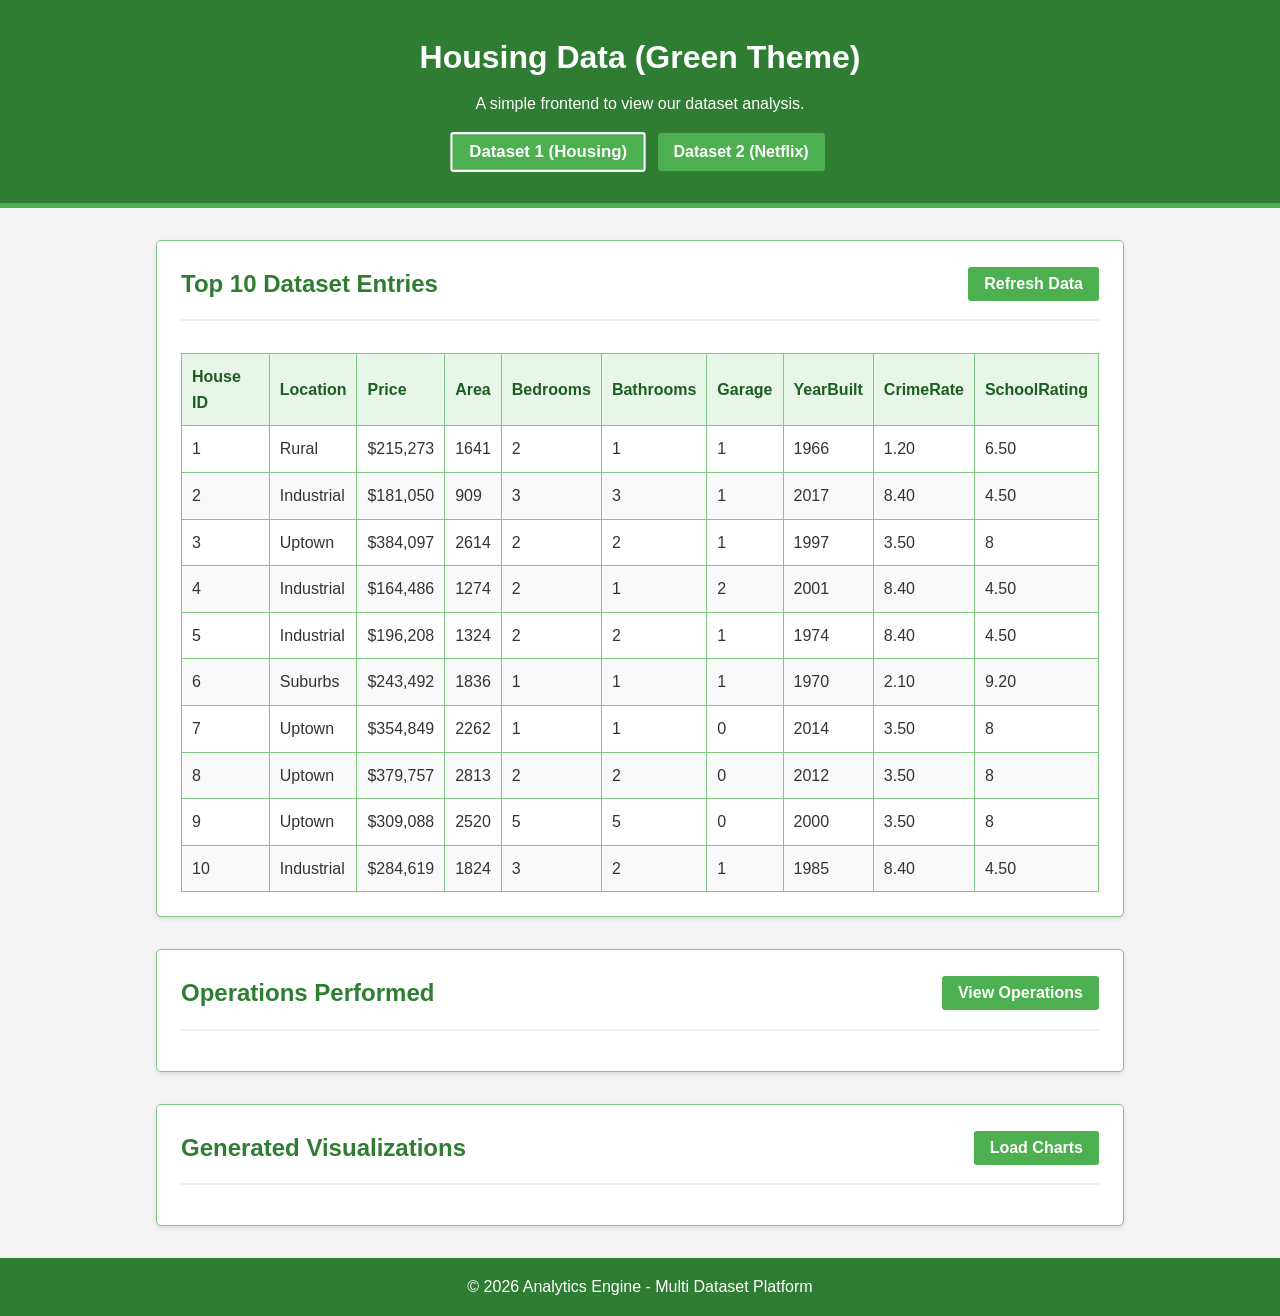
<file: week 3-4/frontend_website/index.html>
<!DOCTYPE html>
<html lang="en">
<head>
    <meta charset="UTF-8">
    <meta name="viewport" content="width=device-width, initial-scale=1.0">
    <title>Data Analytics Dashboard</title>
    <link rel="stylesheet" href="style.css">
</head>
<body>
    <header class="header">
        <h1 id="main-title">Data Analytics Dashboard</h1>
        <p>A simple frontend to view our dataset analysis.</p>
        <div class="dataset-selector">
            <button id="ds1-btn" class="btn active-ds">Dataset 1 (Housing)</button>
            <button id="ds2-btn" class="btn">Dataset 2 (Netflix)</button>
        </div>
    </header>

    <main class="container">
        <!-- Top 10 Entries -->
        <section class="section" id="dataset-section">
            <div class="section-header">
                <h2>Top 10 Dataset Entries</h2>
                <button id="refresh-data-btn" class="btn">Refresh Data</button>
            </div>
            <div class="table-container">
                <table id="data-table">
                    <thead id="table-head">
                        <!-- Headers populated by script.js dynamically -->
                    </thead>
                    <tbody id="table-body">
                        <!-- Data populated by script.js -->
                    </tbody>
                </table>
            </div>
        </section>

        <!-- Operations Performed -->
        <section class="section" id="operations-section">
            <div class="section-header">
                <h2>Operations Performed</h2>
                <button id="view-ops-btn" class="btn">View Operations</button>
            </div>
            <div id="operations-list" class="hidden">
                <ul id="ops-ul">
                    <!-- Operations populated by script.js -->
                </ul>
            </div>
        </section>

        <!-- Visualizations -->
        <section class="section" id="visualizations-section">
            <div class="section-header">
                <h2>Generated Visualizations</h2>
                <button id="view-charts-btn" class="btn">Load Charts</button>
            </div>
            
            <div id="charts-grid" class="hidden charts-grid">
                <div class="chart-card">
                    <h3 id="chart1-title">Chart 1</h3>
                    <img id="chart1-img" src="" alt="Chart 1">
                </div>
                <div class="chart-card">
                    <h3 id="chart2-title">Chart 2</h3>
                    <img id="chart2-img" src="" alt="Chart 2">
                </div>
                <div class="chart-card">
                    <h3 id="chart3-title">Chart 3</h3>
                    <img id="chart3-img" src="" alt="Chart 3">
                </div>
                <div class="chart-card">
                    <h3 id="chart4-title">Chart 4</h3>
                    <img id="chart4-img" src="" alt="Chart 4">
                </div>
            </div>
        </section>
    </main>

    <footer class="footer">
        <p>&copy; 2026 Analytics Engine - Multi Dataset Platform</p>
    </footer>

    <!-- Load the data generated by the python backend -->
    <script src="data.js"></script>
    <!-- Load the interactive logic -->
    <script src="script.js"></script>
</body>
</html>
</file>
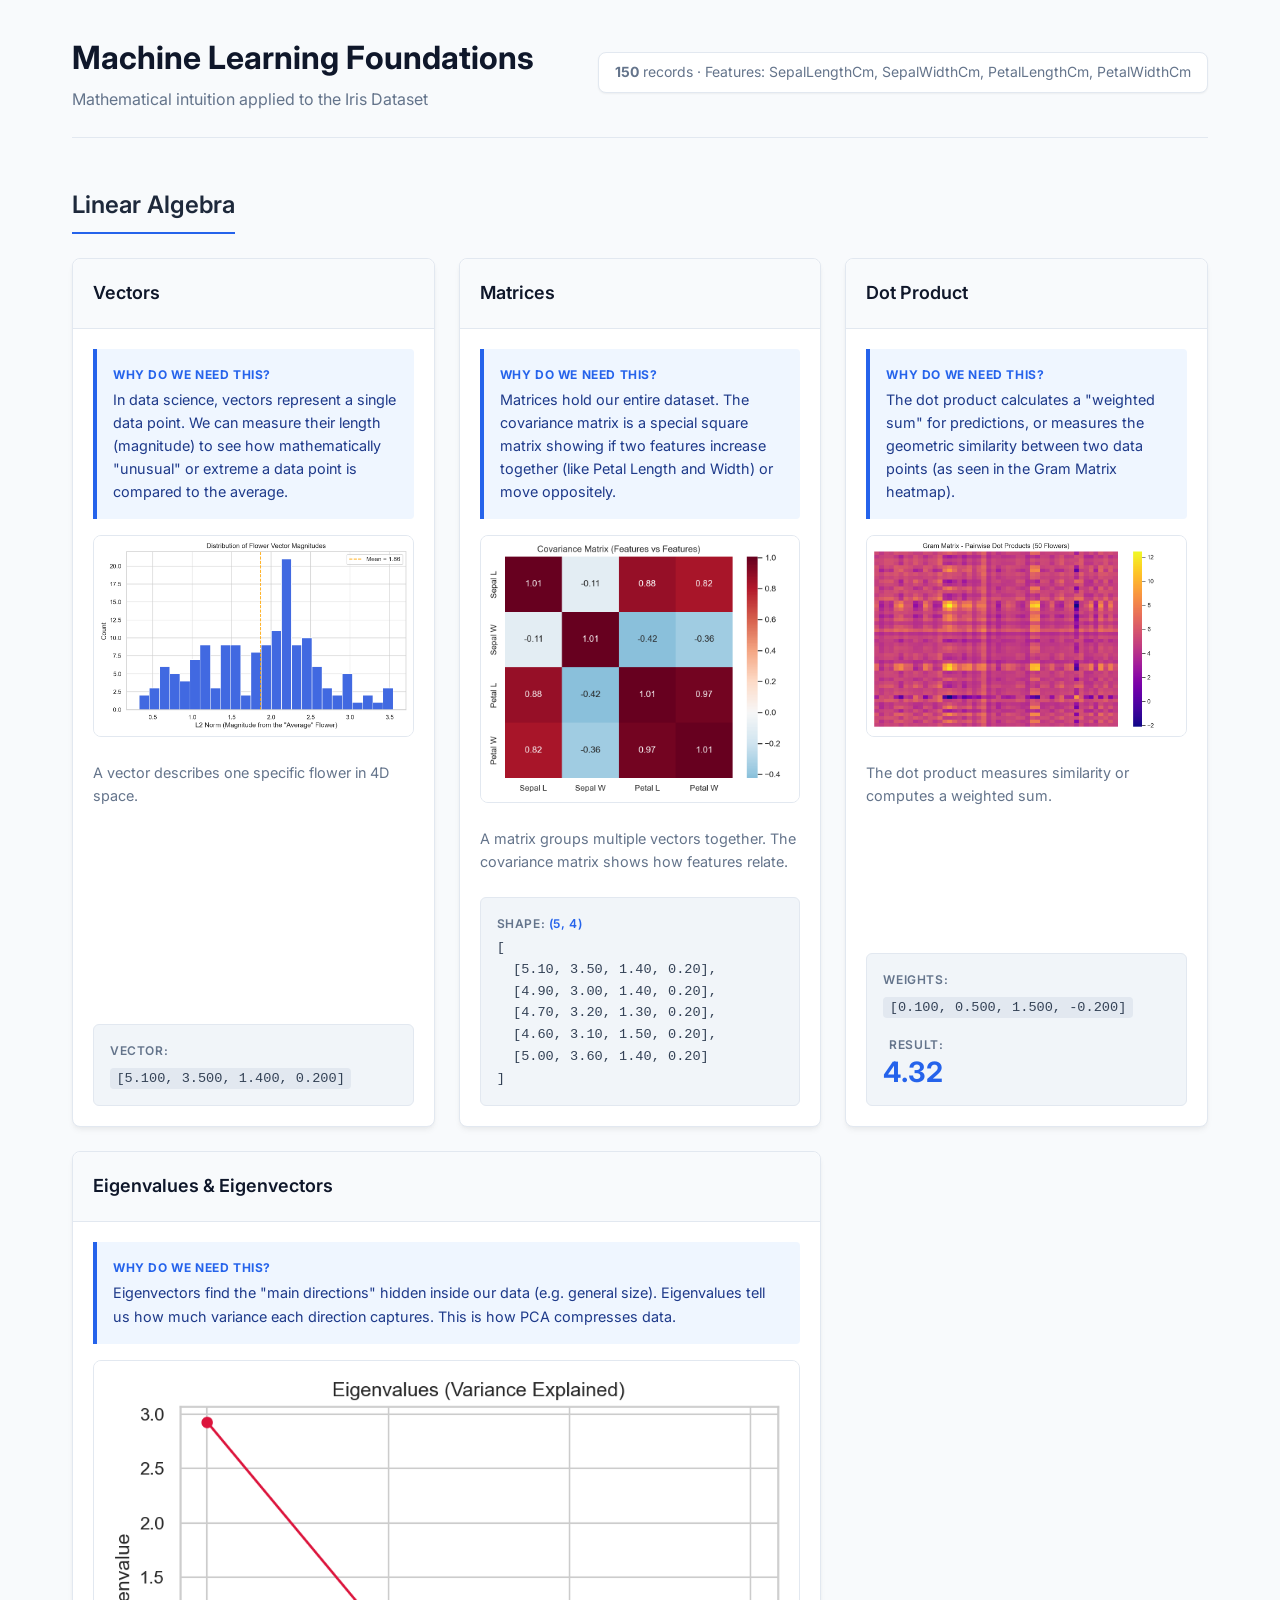
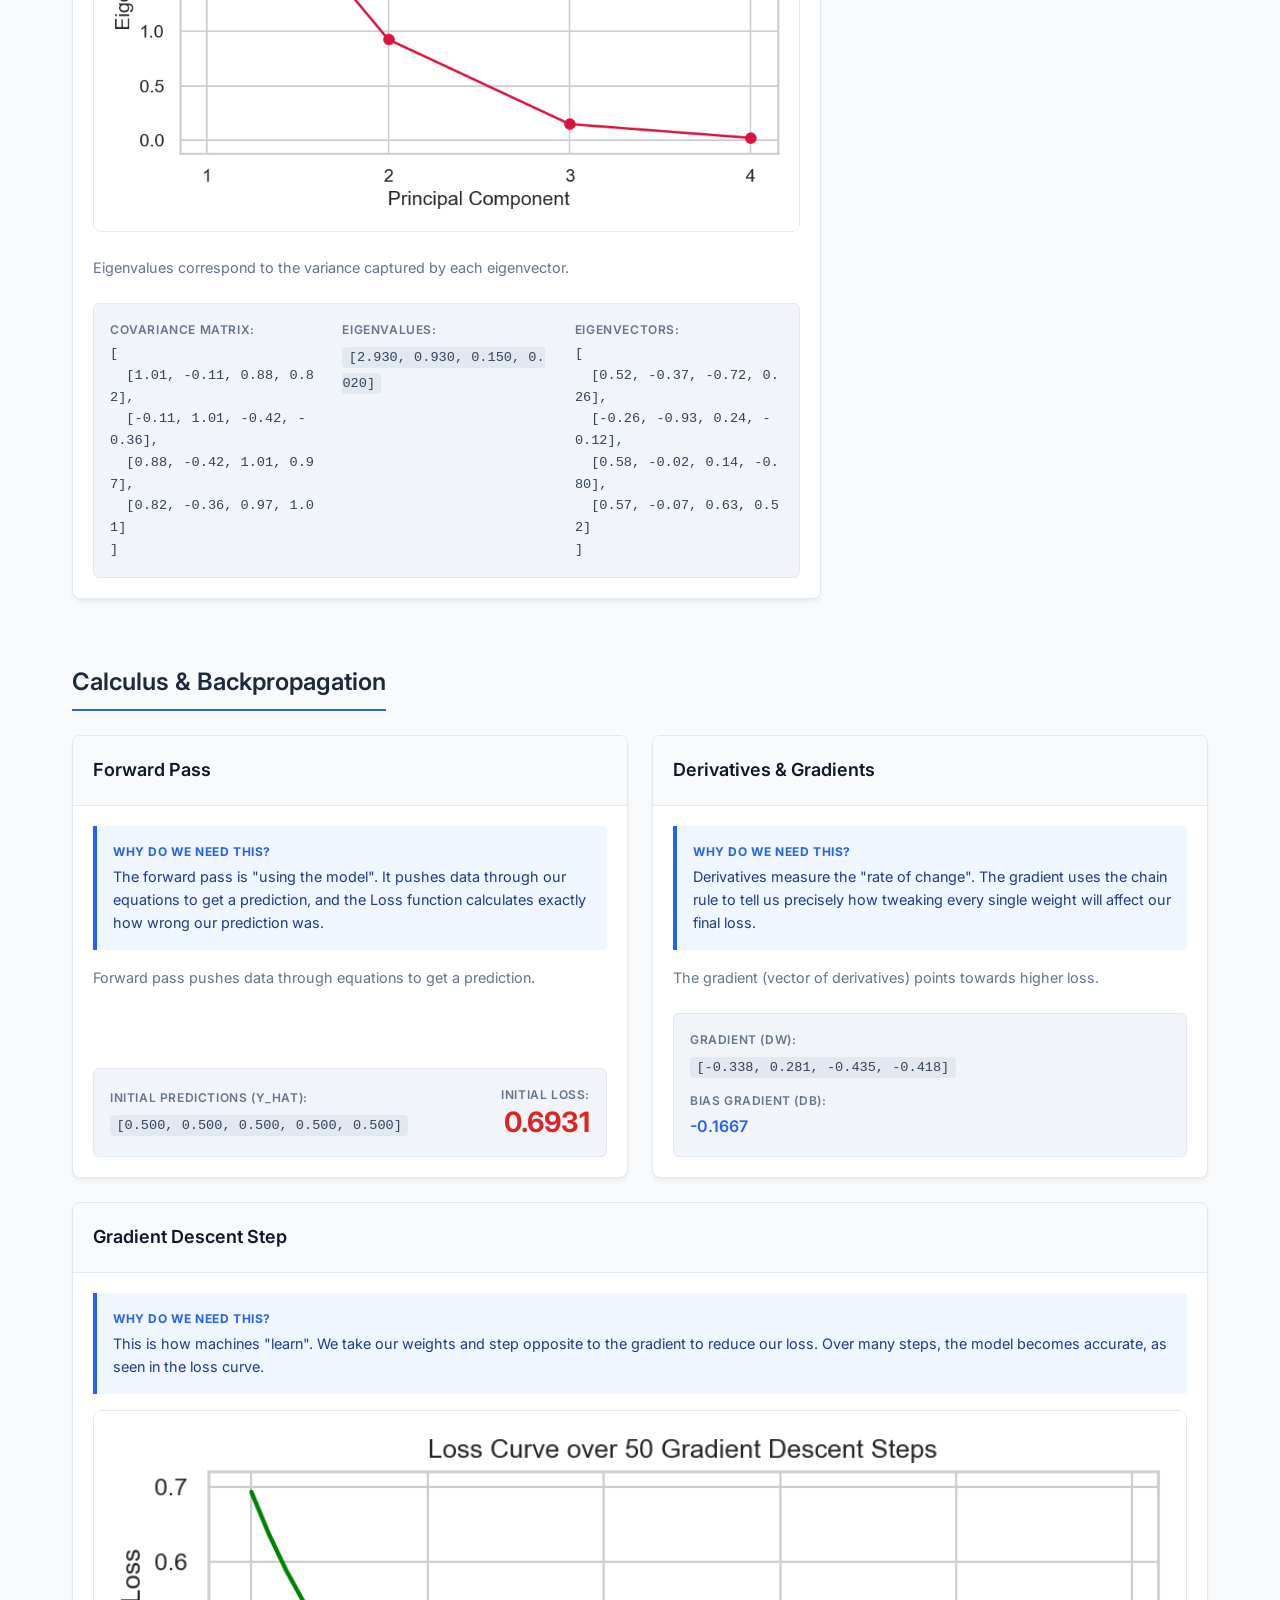
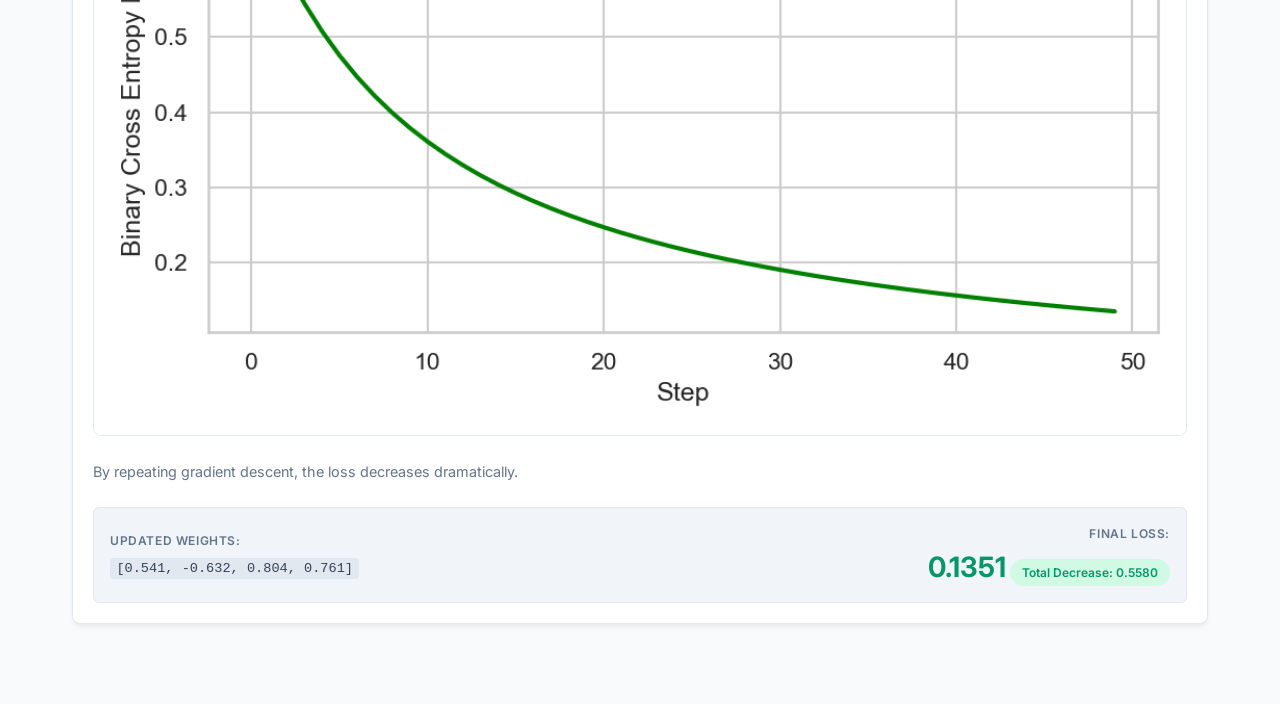
<file: week 5-6/dashboard/index.html>
<!DOCTYPE html>
<html lang="en">
<head>
    <meta charset="UTF-8">
    <meta name="viewport" content="width=device-width, initial-scale=1.0">
    <title>Math Intuitions Dashboard</title>
    <link href="https://fonts.googleapis.com/css2?family=Inter:wght@400;500;600;700&display=swap" rel="stylesheet">
    <link rel="stylesheet" href="style.css">
</head>
<body>
    <div class="container">
        <header>
            <div class="header-content">
                <h1>Machine Learning Foundations</h1>
                <p>Mathematical intuition applied to the Iris Dataset</p>
            </div>
            <div class="stats-pill" id="data-prep-pill">
                Loading Data...
            </div>
        </header>

        <main>
            <section class="section-container">
                <div class="section-title">
                    <h2>Linear Algebra</h2>
                </div>
                
                <div class="grid">
                    <!-- Vectors -->
                    <div class="card">
                        <div class="card-header">
                            <h3>Vectors</h3>
                        </div>
                        <div class="card-body">
                            <div class="purpose-box" id="vectors-purpose">Loading purpose...</div>
                            <img class="concept-image" id="vectors-image" src="" alt="Vectors Visualization">
                            <p class="description" id="vectors-desc">Loading...</p>
                            <div class="data-display">
                                <span class="label">Vector:</span>
                                <code id="vectors-val">[...]</code>
                            </div>
                        </div>
                    </div>

                    <!-- Matrices -->
                    <div class="card">
                        <div class="card-header">
                            <h3>Matrices</h3>
                        </div>
                        <div class="card-body">
                            <div class="purpose-box" id="matrices-purpose">Loading purpose...</div>
                            <img class="concept-image" id="matrices-image" src="" alt="Matrices Visualization">
                            <p class="description" id="matrices-desc">Loading...</p>
                            <div class="data-display">
                                <span class="label">Shape: <span id="matrices-shape" class="highlight"></span></span>
                                <pre><code id="matrices-val">...</code></pre>
                            </div>
                        </div>
                    </div>

                    <!-- Dot Product -->
                    <div class="card">
                        <div class="card-header">
                            <h3>Dot Product</h3>
                        </div>
                        <div class="card-body">
                            <div class="purpose-box" id="dot-purpose">Loading purpose...</div>
                            <img class="concept-image" id="dot-image" src="" alt="Dot Product Visualization">
                            <p class="description" id="dot-desc">Loading...</p>
                            <div class="data-display split">
                                <div>
                                    <span class="label">Weights:</span>
                                    <code id="dot-weights">[...]</code>
                                </div>
                                <div class="result-box">
                                    <span class="label">Result:</span>
                                    <span class="big-number" id="dot-result">0.0</span>
                                </div>
                            </div>
                        </div>
                    </div>

                    <!-- Eigen -->
                    <div class="card span-2">
                        <div class="card-header">
                            <h3>Eigenvalues & Eigenvectors</h3>
                        </div>
                        <div class="card-body">
                            <div class="purpose-box" id="eigen-purpose">Loading purpose...</div>
                            <img class="concept-image" id="eigen-image" src="" alt="Eigenvalues Visualization">
                            <p class="description" id="eigen-desc">Loading...</p>
                            <div class="data-display split three-way">
                                <div>
                                    <span class="label">Covariance Matrix:</span>
                                    <pre><code id="eigen-cov">...</code></pre>
                                </div>
                                <div>
                                    <span class="label">Eigenvalues:</span>
                                    <code id="eigen-vals">[...]</code>
                                </div>
                                <div>
                                    <span class="label">Eigenvectors:</span>
                                    <pre><code id="eigen-vecs">...</code></pre>
                                </div>
                            </div>
                        </div>
                    </div>
                </div>
            </section>

            <section class="section-container mt-xl">
                <div class="section-title">
                    <h2>Calculus & Backpropagation</h2>
                </div>

                <div class="grid">
                    <!-- Forward Pass -->
                    <div class="card">
                        <div class="card-header">
                            <h3>Forward Pass</h3>
                        </div>
                        <div class="card-body">
                            <div class="purpose-box" id="fw-purpose">Loading purpose...</div>
                            <p class="description" id="fw-desc">Loading...</p>
                            <div class="data-display split">
                                <div>
                                    <span class="label">Initial Predictions (y_hat):</span>
                                    <code id="fw-preds">[...]</code>
                                </div>
                                <div class="result-box error">
                                    <span class="label">Initial Loss:</span>
                                    <span class="big-number" id="fw-loss">0.0</span>
                                </div>
                            </div>
                        </div>
                    </div>

                    <!-- Gradients -->
                    <div class="card">
                        <div class="card-header">
                            <h3>Derivatives & Gradients</h3>
                        </div>
                        <div class="card-body">
                            <div class="purpose-box" id="grad-purpose">Loading purpose...</div>
                            <p class="description" id="grad-desc">Loading...</p>
                            <div class="data-display">
                                <span class="label">Gradient (dw):</span>
                                <code id="grad-dw">[...]</code>
                                <div class="mt-sm">
                                    <span class="label">Bias Gradient (db):</span>
                                    <span class="highlight" id="grad-db">0.0</span>
                                </div>
                            </div>
                        </div>
                    </div>

                    <!-- Gradient Descent -->
                    <div class="card span-2">
                        <div class="card-header">
                            <h3>Gradient Descent Step</h3>
                        </div>
                        <div class="card-body">
                            <div class="purpose-box" id="gd-purpose">Loading purpose...</div>
                            <img class="concept-image" id="gd-image" src="" alt="Gradient Descent Visualization">
                            <p class="description" id="gd-desc">Loading...</p>
                            <div class="data-display split">
                                <div>
                                    <span class="label">Updated Weights:</span>
                                    <code id="gd-weights">[...]</code>
                                </div>
                                <div class="result-box success">
                                    <span class="label">Final Loss:</span>
                                    <span class="big-number" id="gd-loss">0.0</span>
                                    <div class="badge mt-sm" id="gd-diff">-0.0</div>
                                </div>
                            </div>
                        </div>
                    </div>
                </div>
            </section>
        </main>
    </div>

    <script src="script.js"></script>
</body>
</html>
</file>
<file: week 3-4/frontend_website/style.css>
/* Simple Solid Green Theme (Default) */
:root {
    --primary-color: #2e7d32; /* Classic dark green */
    --light-color: #4caf50;   /* Classic green */
    --pale-color: #e8f5e9;    /* Very light green for backgrounds */
    --text-dark: #1b5e20;
    --text-light: #ffffff;
    --border-color: #81c784;
}

/* Blue Theme */
body.blue-theme {
    --primary-color: #1565c0; /* Classic dark blue */
    --light-color: #1976d2;   /* Classic blue */
    --pale-color: #e3f2fd;    /* Very light blue for backgrounds */
    --text-dark: #0d47a1;
    --border-color: #64b5f6;
}

* {
    margin: 0;
    padding: 0;
    box-sizing: border-box;
}

body {
    font-family: Arial, sans-serif;
    background-color: #f4f4f4; /* Neutral off-white */
    color: #333;
    line-height: 1.6;
    transition: all 0.3s ease;
}

.header {
    background-color: var(--primary-color);
    color: var(--text-light);
    text-align: center;
    padding: 2rem 1rem;
    border-bottom: 5px solid var(--light-color);
    transition: all 0.3s ease;
}

.header h1 {
    margin-bottom: 0.5rem;
}

.dataset-selector {
    margin-top: 1rem;
    display: flex;
    justify-content: center;
    gap: 1rem;
}

.container {
    max-width: 1000px;
    margin: 2rem auto;
    padding: 0 1rem;
}

.section {
    background-color: #ffffff;
    border: 1px solid var(--border-color);
    border-radius: 5px;
    padding: 1.5rem;
    margin-bottom: 2rem;
    box-shadow: 0 2px 5px rgba(0,0,0,0.1);
    transition: all 0.3s ease;
}

.section-header {
    display: flex;
    justify-content: space-between;
    align-items: center;
    border-bottom: 2px solid var(--pale-color);
    padding-bottom: 1rem;
    margin-bottom: 1rem;
}

.section-header h2 {
    color: var(--primary-color);
}

.btn {
    background-color: var(--light-color);
    color: white;
    border: none;
    padding: 0.5rem 1rem;
    cursor: pointer;
    font-size: 1rem;
    border-radius: 3px;
    font-weight: bold;
    transition: all 0.2s ease;
}

.btn:hover {
    background-color: var(--primary-color);
}

.active-ds {
    border: 2px solid white;
    transform: scale(1.05);
}

/* Table Styles */
.table-container {
    overflow-x: auto;
}

table {
    width: 100%;
    border-collapse: collapse;
    margin-top: 1rem;
}

table, th, td {
    border: 1px solid var(--border-color);
}

th, td {
    padding: 10px;
    text-align: left;
}

th {
    background-color: var(--pale-color);
    color: var(--text-dark);
}

tr:nth-child(even) {
    background-color: #f9f9f9;
}

/* Operations List */
ul {
    list-style-type: square;
    padding-left: 2rem;
}

ul li {
    margin-bottom: 0.5rem;
    color: var(--text-dark);
    font-size: 1.1rem;
}

/* Utilities */
.hidden {
    display: none !important;
}

/* Charts Grid */
.charts-grid {
    display: grid;
    grid-template-columns: 1fr 1fr;
    gap: 1.5rem;
    margin-top: 1rem;
}

.chart-card {
    border: 1px solid var(--border-color);
    padding: 1rem;
    text-align: center;
    background-color: var(--pale-color);
    border-radius: 5px;
}

.chart-card h3 {
    color: var(--primary-color);
    margin-bottom: 1rem;
}

.chart-card img {
    max-width: 100%;
    height: auto;
    border: 1px solid #ccc;
    background-color: #fff;
}

.footer {
    text-align: center;
    padding: 1rem;
    background-color: var(--primary-color);
    color: white;
    margin-top: 2rem;
    transition: all 0.3s ease;
}
</file>
<file: week 5-6/dashboard/style.css>
:root {
    --bg-color: #f8fafc;
    --text-main: #1e293b;
    --text-muted: #64748b;
    --card-bg: #ffffff;
    --card-border: #e2e8f0;
    --primary: #2563eb;
    --primary-light: #eff6ff;
    --success: #059669;
    --error: #dc2626;
}

* {
    box-sizing: border-box;
    margin: 0;
    padding: 0;
}

body {
    font-family: 'Inter', sans-serif;
    background-color: var(--bg-color);
    color: var(--text-main);
    line-height: 1.6;
}

.container {
    max-width: 1200px;
    margin: 0 auto;
    padding: 2rem;
}

header {
    display: flex;
    justify-content: space-between;
    align-items: center;
    margin-bottom: 3rem;
    padding-bottom: 1.5rem;
    border-bottom: 1px solid var(--card-border);
}

h1 {
    font-size: 2rem;
    font-weight: 700;
    color: #0f172a;
}

header p {
    color: var(--text-muted);
    margin-top: 0.25rem;
    font-size: 1rem;
}

.stats-pill {
    background: #fff;
    border: 1px solid var(--card-border);
    padding: 0.5rem 1rem;
    border-radius: 0.5rem;
    font-size: 0.875rem;
    color: var(--text-muted);
    box-shadow: 0 1px 2px rgba(0, 0, 0, 0.05);
}

.section-container {
    margin-bottom: 3rem;
}

.section-title {
    margin-bottom: 1.5rem;
    padding-bottom: 0.5rem;
    border-bottom: 2px solid var(--primary);
    display: inline-block;
}

.section-title h2 {
    font-size: 1.5rem;
    font-weight: 600;
    color: #1e293b;
}

.mt-xl { margin-top: 4rem; }
.mt-sm { margin-top: 0.75rem; }

.grid {
    display: grid;
    grid-template-columns: repeat(auto-fit, minmax(320px, 1fr));
    gap: 1.5rem;
}

.span-2 {
    grid-column: span 2;
}

@media (max-width: 768px) {
    .span-2 {
        grid-column: span 1;
    }
}

.card {
    background: var(--card-bg);
    border: 1px solid var(--card-border);
    border-radius: 0.5rem;
    box-shadow: 0 4px 6px -1px rgba(0, 0, 0, 0.05), 0 2px 4px -1px rgba(0, 0, 0, 0.03);
    display: flex;
    flex-direction: column;
}

.card-header {
    padding: 1.25rem;
    border-bottom: 1px solid var(--card-border);
    background: #f8fafc;
    border-radius: 0.5rem 0.5rem 0 0;
}

.card-header h3 {
    font-size: 1.125rem;
    font-weight: 600;
    color: #0f172a;
}

.card-body {
    padding: 1.25rem;
    flex-grow: 1;
    display: flex;
    flex-direction: column;
}

.purpose-box {
    background-color: var(--primary-light);
    border-left: 4px solid var(--primary);
    padding: 1rem;
    margin-bottom: 1rem;
    font-size: 0.9rem;
    color: #1e3a8a;
    border-radius: 0 0.25rem 0.25rem 0;
}

.purpose-box::before {
    content: 'Why do we need this?';
    display: block;
    font-weight: 700;
    margin-bottom: 0.25rem;
    font-size: 0.75rem;
    text-transform: uppercase;
    letter-spacing: 0.05em;
    color: var(--primary);
}

.concept-image {
    width: 100%;
    height: auto;
    border-radius: 0.5rem;
    border: 1px solid var(--card-border);
    margin-bottom: 1.5rem;
    display: none;
}

.description {
    color: var(--text-muted);
    font-size: 0.9rem;
    margin-bottom: 1.5rem;
}

.data-display {
    background: #f1f5f9;
    border-radius: 0.375rem;
    padding: 1rem;
    border: 1px solid var(--card-border);
    margin-top: auto;
}

.data-display.split {
    display: flex;
    justify-content: space-between;
    align-items: center;
    flex-wrap: wrap;
    gap: 1rem;
}

.data-display.three-way {
    display: grid;
    grid-template-columns: repeat(3, 1fr);
    gap: 1.5rem;
    align-items: start;
}
@media (max-width: 768px) {
    .data-display.three-way {
        grid-template-columns: 1fr;
    }
}

.label {
    display: block;
    font-size: 0.75rem;
    text-transform: uppercase;
    letter-spacing: 0.05em;
    color: var(--text-muted);
    margin-bottom: 0.25rem;
    font-weight: 600;
}

code {
    font-family: 'SFMono-Regular', Consolas, 'Liberation Mono', Menlo, monospace;
    color: #334155;
    background: #e2e8f0;
    padding: 0.2rem 0.4rem;
    border-radius: 0.25rem;
    font-size: 0.85rem;
    word-break: break-all;
}

pre {
    margin: 0;
    white-space: pre-wrap;
}

pre code {
    background: transparent;
    padding: 0;
    display: block;
}

.highlight {
    color: var(--primary);
    font-weight: 600;
}

.result-box {
    text-align: right;
}

.big-number {
    font-size: 1.75rem;
    font-weight: 700;
    line-height: 1;
    color: var(--primary);
}

.result-box.error .big-number { color: var(--error); }
.result-box.success .big-number { color: var(--success); }

.badge {
    display: inline-block;
    padding: 0.25rem 0.75rem;
    border-radius: 9999px;
    font-size: 0.75rem;
    font-weight: 600;
    background: #d1fae5;
    color: var(--success);
}
</file>
